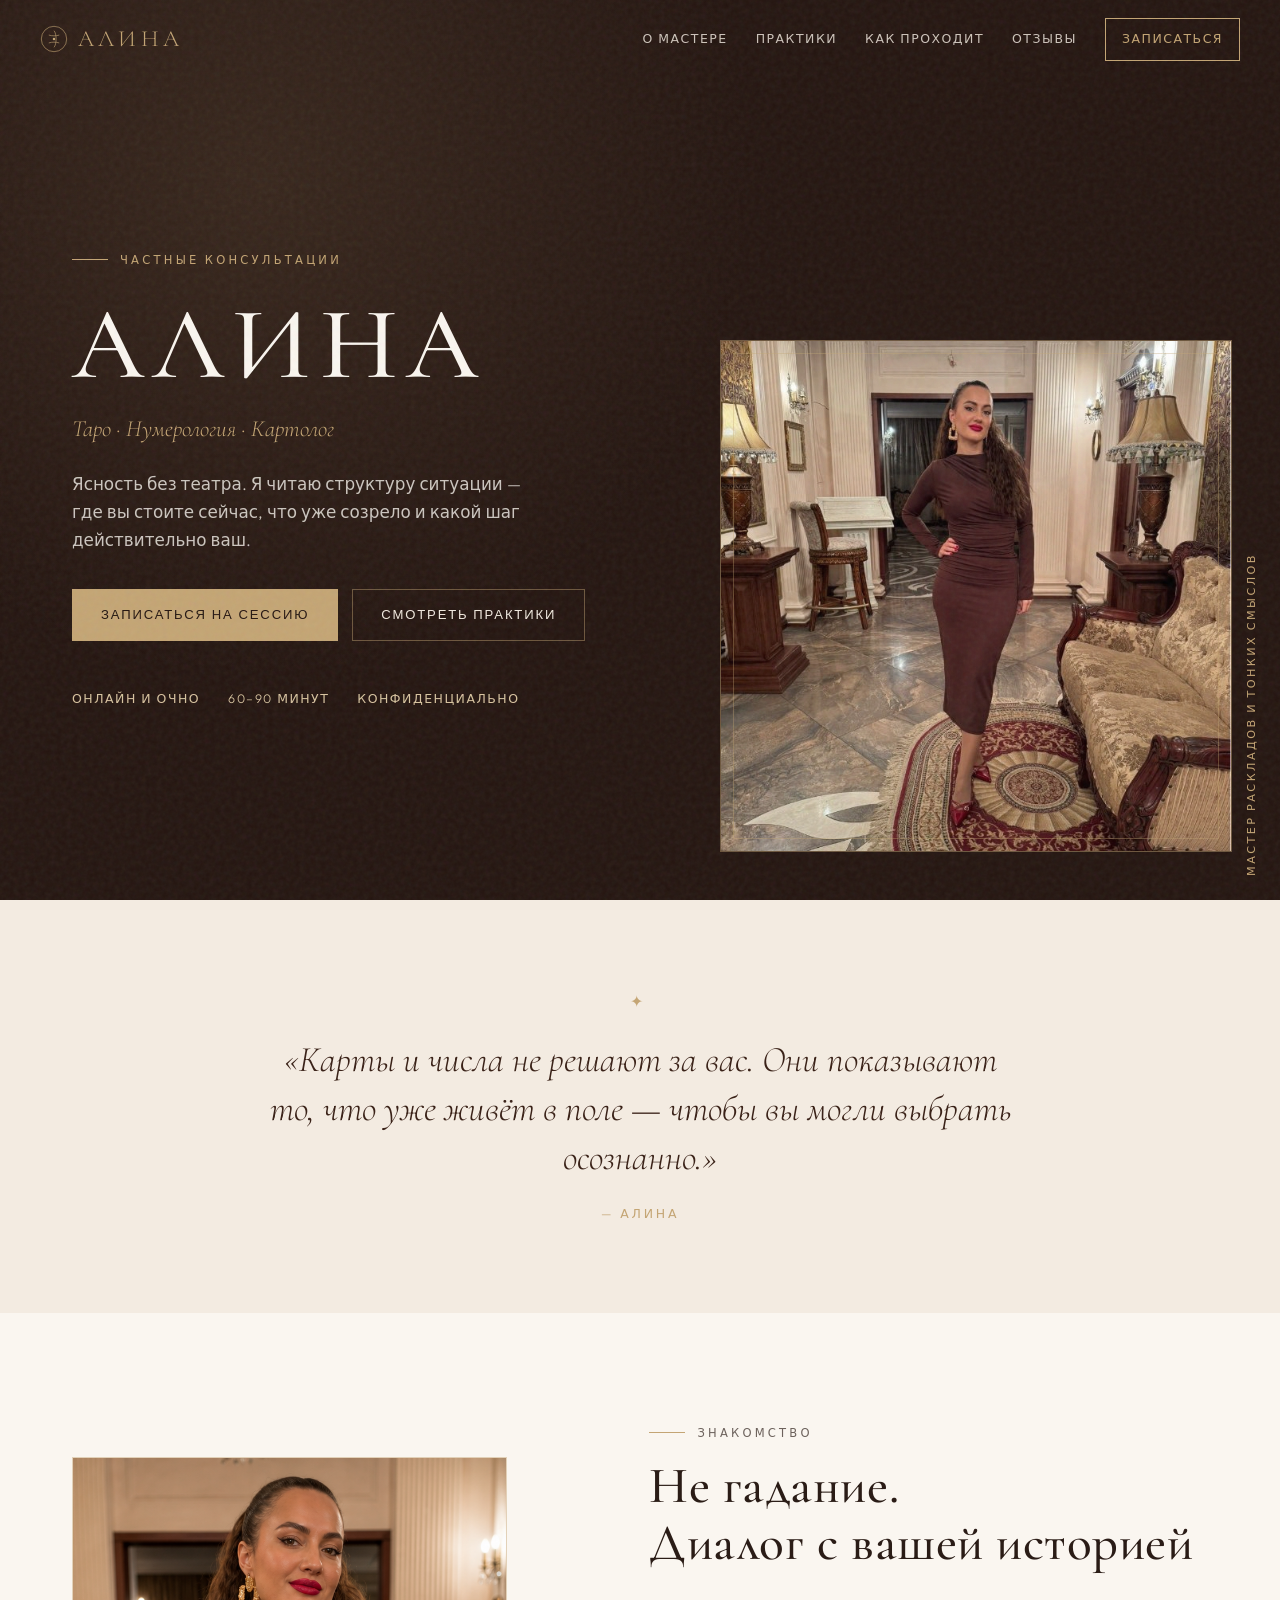
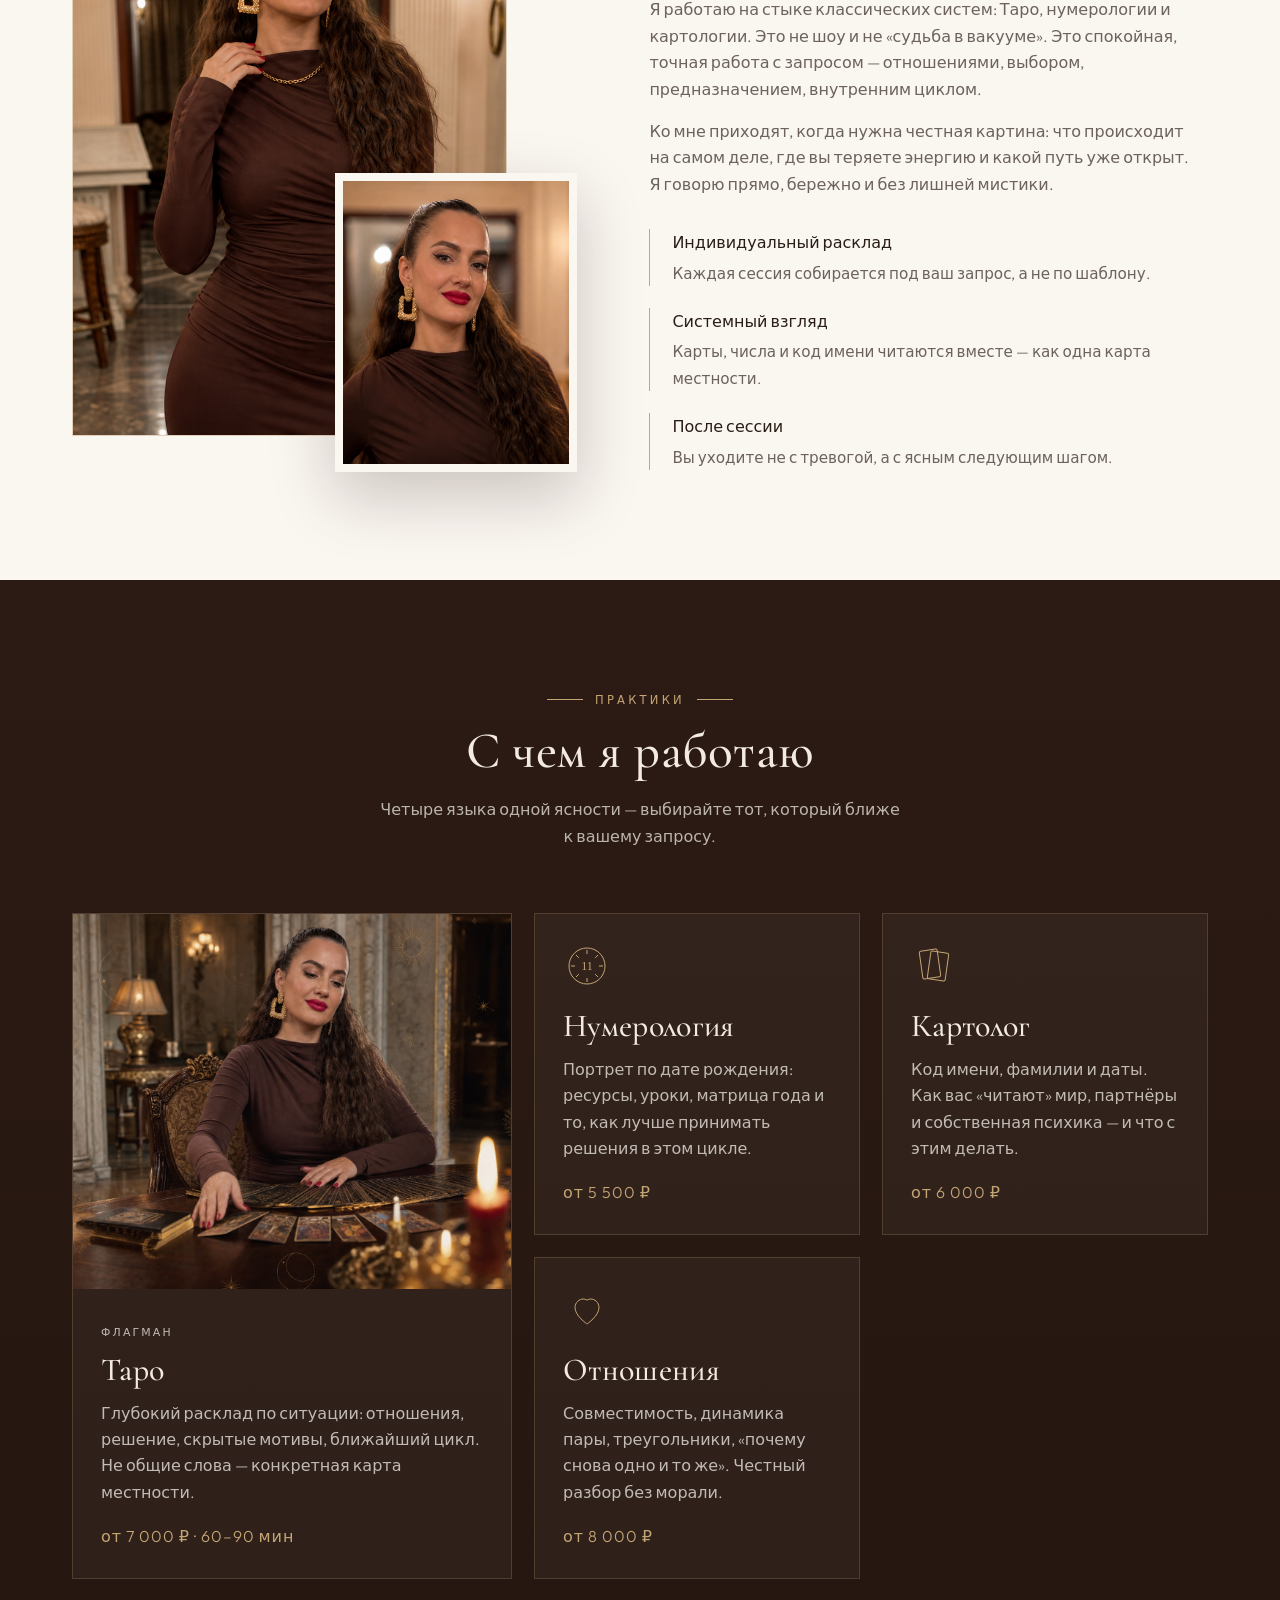
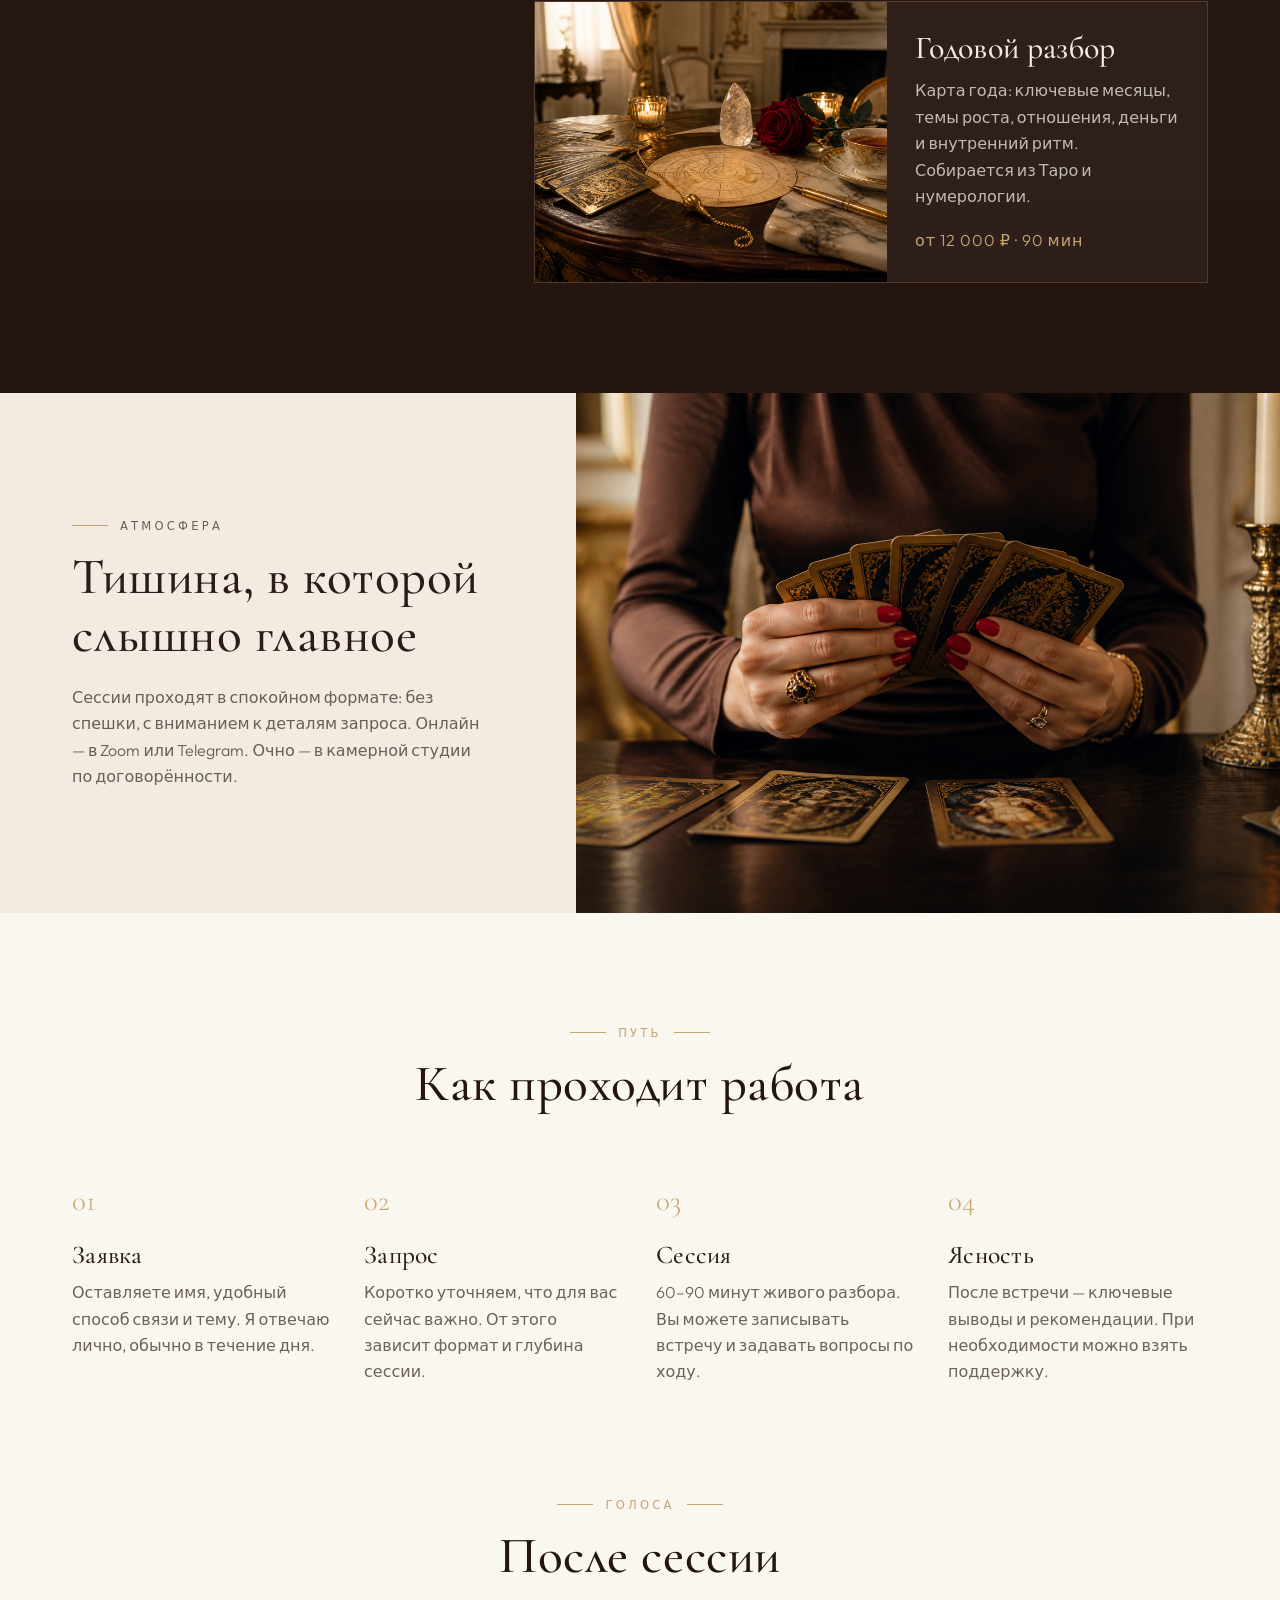
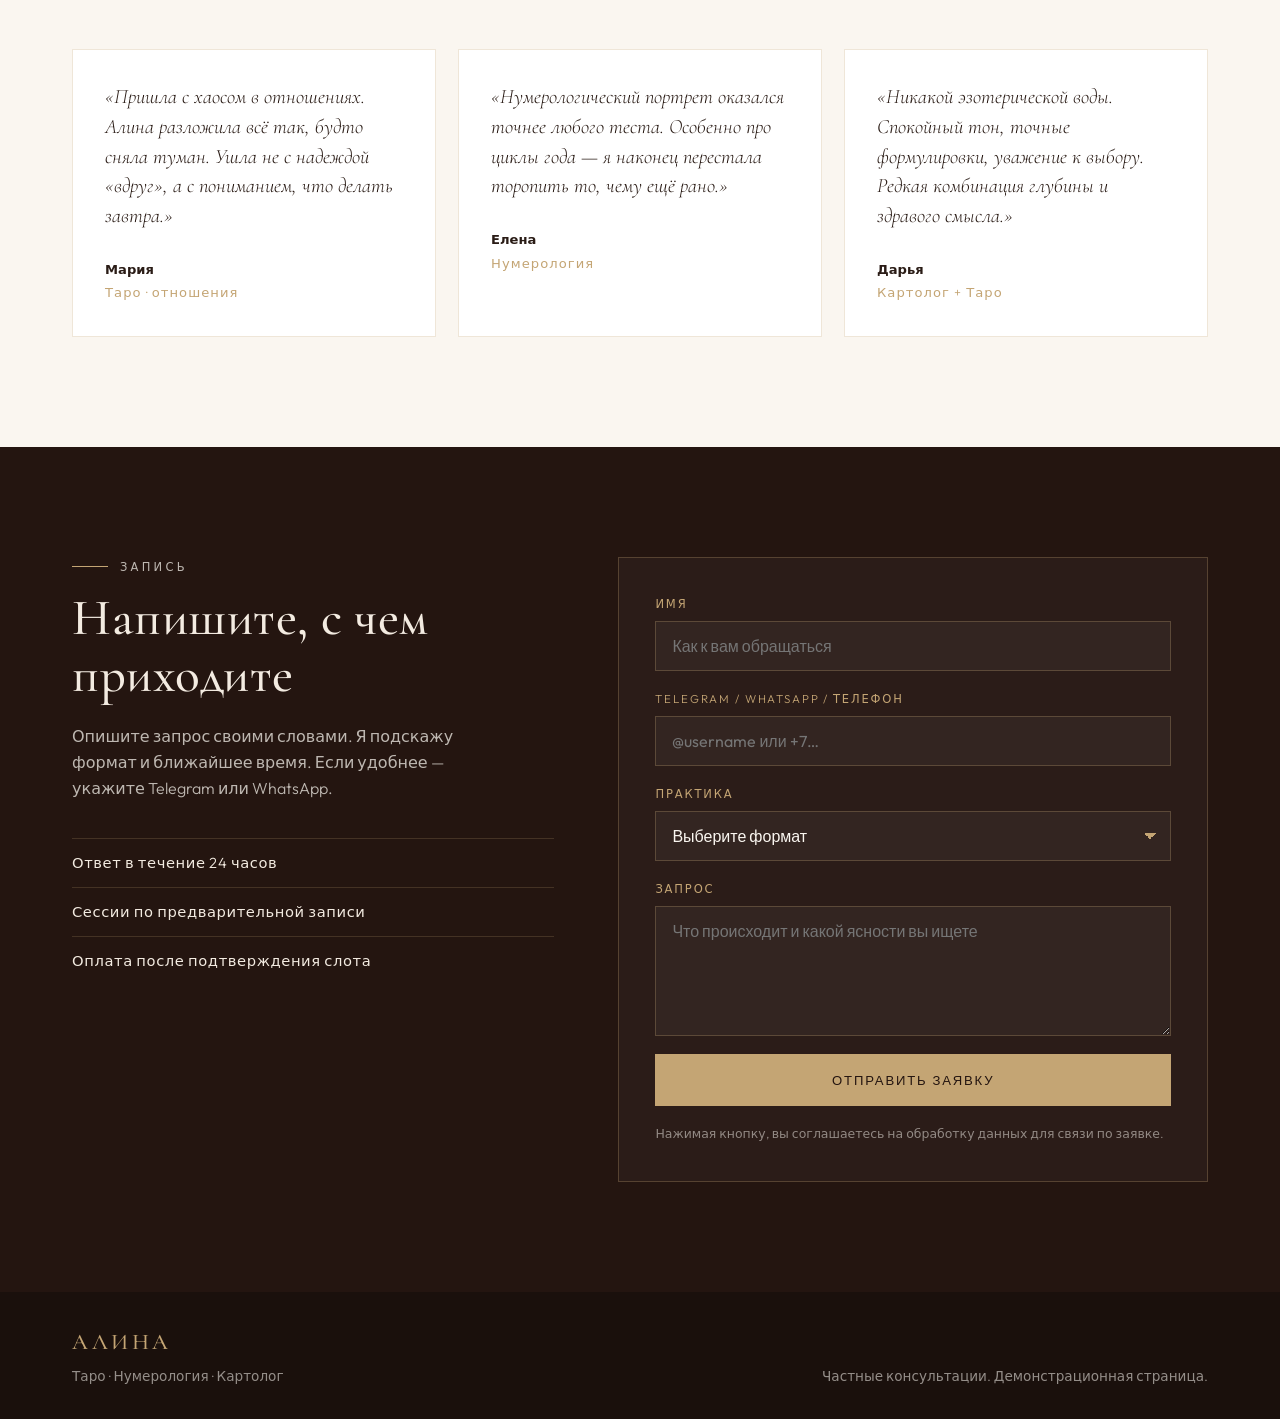
<file: index.html>
<!DOCTYPE html>
<html lang="ru">
<head>
  <meta charset="UTF-8" />
  <meta name="viewport" content="width=device-width, initial-scale=1.0" />
  <title>Алина — таролог, нумеролог, картолог</title>
  <meta name="description" content="Частные консультации Алины: Таро, нумерология и картология. Ясность в отношениях, решениях и предназначении." />
  <link rel="icon" type="image/svg+xml" href="favicon.svg" />
  <link rel="preconnect" href="https://fonts.googleapis.com" />
  <link rel="preconnect" href="https://fonts.gstatic.com" crossorigin />
  <link href="https://fonts.googleapis.com/css2?family=Cormorant+Garamond:ital,wght@0,400;0,500;0,600;0,700;1,400;1,500&family=Outfit:wght@300;400;500;600&display=swap" rel="stylesheet" />
  <link rel="stylesheet" href="styles.css" />
</head>
<body>
  <div class="grain" aria-hidden="true"></div>

  <header class="header" id="header">
    <a class="logo" href="#top">
      <svg class="logo-mark" viewBox="0 0 32 32" aria-hidden="true">
        <circle cx="16" cy="16" r="14.5" fill="none" stroke="currentColor" stroke-width="0.7"/>
        <path d="M16 6.5c3.2 3.4 3.2 15.6 0 19M10 11.5c4 1.2 8 1.2 12 0M10 20.5c4-1.2 8-1.2 12 0" fill="none" stroke="currentColor" stroke-width="0.7"/>
        <circle cx="16" cy="16" r="1.4" fill="currentColor"/>
      </svg>
      <span>Алина</span>
    </a>
    <nav class="nav" id="nav">
      <a href="#about">О мастере</a>
      <a href="#services">Практики</a>
      <a href="#process">Как проходит</a>
      <a href="#reviews">Отзывы</a>
      <a href="#contact" class="nav-cta">Записаться</a>
    </nav>
    <button class="menu-btn" id="menuBtn" aria-label="Открыть меню" aria-expanded="false">
      <span></span><span></span>
    </button>
  </header>

  <main id="top">
    <section class="hero">
      <div class="hero-copy">
        <p class="eyebrow">
          <span class="line"></span>
          Частные консультации
        </p>
        <h1>Алина</h1>
        <p class="hero-lead">Таро · Нумерология · Картолог</p>
        <p class="hero-text">
          Ясность без театра. Я читаю структуру ситуации — где вы стоите сейчас,
          что уже созрело и какой шаг действительно ваш.
        </p>
        <div class="hero-actions">
          <a class="btn btn-gold" href="#contact">Записаться на сессию</a>
          <a class="btn btn-ghost" href="#services">Смотреть практики</a>
        </div>
        <ul class="hero-meta">
          <li>Онлайн и очно</li>
          <li>60–90 минут</li>
          <li>Конфиденциально</li>
        </ul>
      </div>
      <div class="hero-visual">
        <div class="hero-frame">
          <img src="images/alina-hero.png" alt="Алина — таролог и нумеролог" />
          <div class="hero-gold-edge"></div>
        </div>
        <p class="hero-caption">Мастер раскладов и тонких смыслов</p>
      </div>
    </section>

    <section class="quote-band">
      <div class="ornament" aria-hidden="true">✦</div>
      <blockquote>
        «Карты и числа не решают за вас. Они показывают то, что уже живёт в поле —
        чтобы вы могли выбрать осознанно.»
      </blockquote>
      <cite>— Алина</cite>
    </section>

    <section class="about" id="about">
      <div class="about-media">
        <img src="images/alina-about.jpg" alt="Алина в студии" />
        <div class="about-float">
          <img src="images/alina-portrait.jpg" alt="Портрет Алины" />
        </div>
      </div>
      <div class="about-copy">
        <p class="eyebrow"><span class="line"></span>Знакомство</p>
        <h2>Не гадание.<br />Диалог с вашей историей</h2>
        <p>
          Я работаю на стыке классических систем: Таро, нумерологии и картологии.
          Это не шоу и не «судьба в вакууме». Это спокойная, точная работа с запросом —
          отношениями, выбором, предназначением, внутренним циклом.
        </p>
        <p>
          Ко мне приходят, когда нужна честная картина: что происходит на самом деле,
          где вы теряете энергию и какой путь уже открыт. Я говорю прямо,
          бережно и без лишней мистики.
        </p>
        <ul class="about-points">
          <li>
            <strong>Индивидуальный расклад</strong>
            <span>Каждая сессия собирается под ваш запрос, а не по шаблону.</span>
          </li>
          <li>
            <strong>Системный взгляд</strong>
            <span>Карты, числа и код имени читаются вместе — как одна карта местности.</span>
          </li>
          <li>
            <strong>После сессии</strong>
            <span>Вы уходите не с тревогой, а с ясным следующим шагом.</span>
          </li>
        </ul>
      </div>
    </section>

    <section class="services" id="services">
      <div class="section-head">
        <p class="eyebrow center"><span class="line"></span>Практики<span class="line"></span></p>
        <h2>С чем я работаю</h2>
        <p class="section-lead">Четыре языка одной ясности — выбирайте тот, который ближе к вашему запросу.</p>
      </div>
      <div class="service-grid">
        <article class="service-card featured">
          <img src="images/alina-tarot.jpg" alt="Алина за раскладом Таро" />
          <div class="service-body">
            <p class="service-tag">Флагман</p>
            <h3>Таро</h3>
            <p>Глубокий расклад по ситуации: отношения, решение, скрытые мотивы, ближайший цикл. Не общие слова — конкретная карта местности.</p>
            <p class="price">от 7 000 ₽ · 60–90 мин</p>
          </div>
        </article>
        <article class="service-card">
          <div class="service-icon" aria-hidden="true">
            <svg viewBox="0 0 48 48"><circle cx="24" cy="24" r="18" fill="none" stroke="currentColor" stroke-width="1"/><path d="M24 8v4M24 36v4M8 24h4M36 24h4M13 13l2.8 2.8M32.2 32.2 35 35M13 35l2.8-2.8M32.2 15.8 35 13" fill="none" stroke="currentColor" stroke-width="1"/><text x="24" y="28" text-anchor="middle" font-size="12" fill="currentColor" font-family="serif">11</text></svg>
          </div>
          <h3>Нумерология</h3>
          <p>Портрет по дате рождения: ресурсы, уроки, матрица года и то, как лучше принимать решения в этом цикле.</p>
          <p class="price">от 5 500 ₽</p>
        </article>
        <article class="service-card">
          <div class="service-icon" aria-hidden="true">
            <svg viewBox="0 0 48 48"><rect x="10" y="8" width="18" height="28" rx="1.5" fill="none" stroke="currentColor" stroke-width="1" transform="rotate(-8 19 22)"/><rect x="18" y="10" width="18" height="28" rx="1.5" fill="none" stroke="currentColor" stroke-width="1" transform="rotate(8 27 24)"/></svg>
          </div>
          <h3>Картолог</h3>
          <p>Код имени, фамилии и даты. Как вас «читают» мир, партнёры и собственная психика — и что с этим делать.</p>
          <p class="price">от 6 000 ₽</p>
        </article>
        <article class="service-card">
          <div class="service-icon" aria-hidden="true">
            <svg viewBox="0 0 48 48"><path d="M24 38s-12-8.2-12-16.4C12 16.2 16.5 13 20.2 13c2.3 0 3.8 1.2 3.8 1.2S25.5 13 27.8 13C31.5 13 36 16.2 36 21.6 36 29.8 24 38 24 38z" fill="none" stroke="currentColor" stroke-width="1"/></svg>
          </div>
          <h3>Отношения</h3>
          <p>Совместимость, динамика пары, треугольники, «почему снова одно и то же». Честный разбор без морали.</p>
          <p class="price">от 8 000 ₽</p>
        </article>
        <article class="service-card wide">
          <img src="images/still-life.jpg" alt="Карты, числа и атрибуты консультации" />
          <div class="service-body">
            <h3>Годовой разбор</h3>
            <p>Карта года: ключевые месяцы, темы роста, отношения, деньги и внутренний ритм. Собирается из Таро и нумерологии.</p>
            <p class="price">от 12 000 ₽ · 90 мин</p>
          </div>
        </article>
      </div>
    </section>

    <section class="atmosphere">
      <div class="atmosphere-copy">
        <p class="eyebrow"><span class="line"></span>Атмосфера</p>
        <h2>Тишина, в которой слышно главное</h2>
        <p>Сессии проходят в спокойном формате: без спешки, с вниманием к деталям запроса. Онлайн — в Zoom или Telegram. Очно — в камерной студии по договорённости.</p>
      </div>
      <figure class="atmosphere-photo">
        <img src="images/hands-cards.jpg" alt="Расклад карт на консультации" />
      </figure>
    </section>

    <section class="process" id="process">
      <div class="section-head">
        <p class="eyebrow center"><span class="line"></span>Путь<span class="line"></span></p>
        <h2>Как проходит работа</h2>
      </div>
      <ol class="steps">
        <li>
          <span class="step-num">01</span>
          <h3>Заявка</h3>
          <p>Оставляете имя, удобный способ связи и тему. Я отвечаю лично, обычно в течение дня.</p>
        </li>
        <li>
          <span class="step-num">02</span>
          <h3>Запрос</h3>
          <p>Коротко уточняем, что для вас сейчас важно. От этого зависит формат и глубина сессии.</p>
        </li>
        <li>
          <span class="step-num">03</span>
          <h3>Сессия</h3>
          <p>60–90 минут живого разбора. Вы можете записывать встречу и задавать вопросы по ходу.</p>
        </li>
        <li>
          <span class="step-num">04</span>
          <h3>Ясность</h3>
          <p>После встречи — ключевые выводы и рекомендации. При необходимости можно взять поддержку.</p>
        </li>
      </ol>
    </section>

    <section class="reviews" id="reviews">
      <div class="section-head">
        <p class="eyebrow center"><span class="line"></span>Голоса<span class="line"></span></p>
        <h2>После сессии</h2>
      </div>
      <div class="review-grid">
        <article class="review">
          <p>«Пришла с хаосом в отношениях. Алина разложила всё так, будто сняла туман. Ушла не с надеждой «вдруг», а с пониманием, что делать завтра.»</p>
          <footer>
            <strong>Мария</strong>
            <span>Таро · отношения</span>
          </footer>
        </article>
        <article class="review">
          <p>«Нумерологический портрет оказался точнее любого теста. Особенно про циклы года — я наконец перестала торопить то, чему ещё рано.»</p>
          <footer>
            <strong>Елена</strong>
            <span>Нумерология</span>
          </footer>
        </article>
        <article class="review">
          <p>«Никакой эзотерической воды. Спокойный тон, точные формулировки, уважение к выбору. Редкая комбинация глубины и здравого смысла.»</p>
          <footer>
            <strong>Дарья</strong>
            <span>Картолог + Таро</span>
          </footer>
        </article>
      </div>
    </section>

    <section class="contact" id="contact">
      <div class="contact-intro">
        <p class="eyebrow"><span class="line"></span>Запись</p>
        <h2>Напишите, с чем приходите</h2>
        <p>Опишите запрос своими словами. Я подскажу формат и ближайшее время. Если удобнее — укажите Telegram или WhatsApp.</p>
        <ul class="contact-notes">
          <li>Ответ в течение 24 часов</li>
          <li>Сессии по предварительной записи</li>
          <li>Оплата после подтверждения слота</li>
        </ul>
      </div>
      <form class="form" id="consultForm" name="consult" method="POST" data-netlify="true" netlify-honeypot="bot-field">
        <input type="hidden" name="form-name" value="consult" />
        <p class="hidden">
          <label>Не заполняйте: <input name="bot-field" /></label>
        </p>
        <label>
          <span>Имя</span>
          <input type="text" name="name" required placeholder="Как к вам обращаться" autocomplete="name" />
        </label>
        <label>
          <span>Telegram / WhatsApp / телефон</span>
          <input type="text" name="contact" required placeholder="@username или +7…" autocomplete="tel" />
        </label>
        <label>
          <span>Практика</span>
          <select name="practice" required>
            <option value="" disabled selected>Выберите формат</option>
            <option>Таро</option>
            <option>Нумерология</option>
            <option>Картолог</option>
            <option>Отношения</option>
            <option>Годовой разбор</option>
            <option>Пока не знаю — нужна рекомендация</option>
          </select>
        </label>
        <label>
          <span>Запрос</span>
          <textarea name="message" rows="5" required placeholder="Что происходит и какой ясности вы ищете"></textarea>
        </label>
        <button class="btn btn-gold btn-full" type="submit">Отправить заявку</button>
        <p class="form-note">Нажимая кнопку, вы соглашаетесь на обработку данных для связи по заявке.</p>
        <div class="form-success" id="formSuccess" hidden>
          <p>Заявка принята. Алина свяжется с вами в ближайшее время.</p>
        </div>
      </form>
    </section>
  </main>

  <footer class="footer">
    <div class="footer-brand">
      <strong>Алина</strong>
      <span>Таро · Нумерология · Картолог</span>
    </div>
    <p>Частные консультации. Демонстрационная страница.</p>
  </footer>

  <script src="script.js"></script>
</body>
</html>
</file>
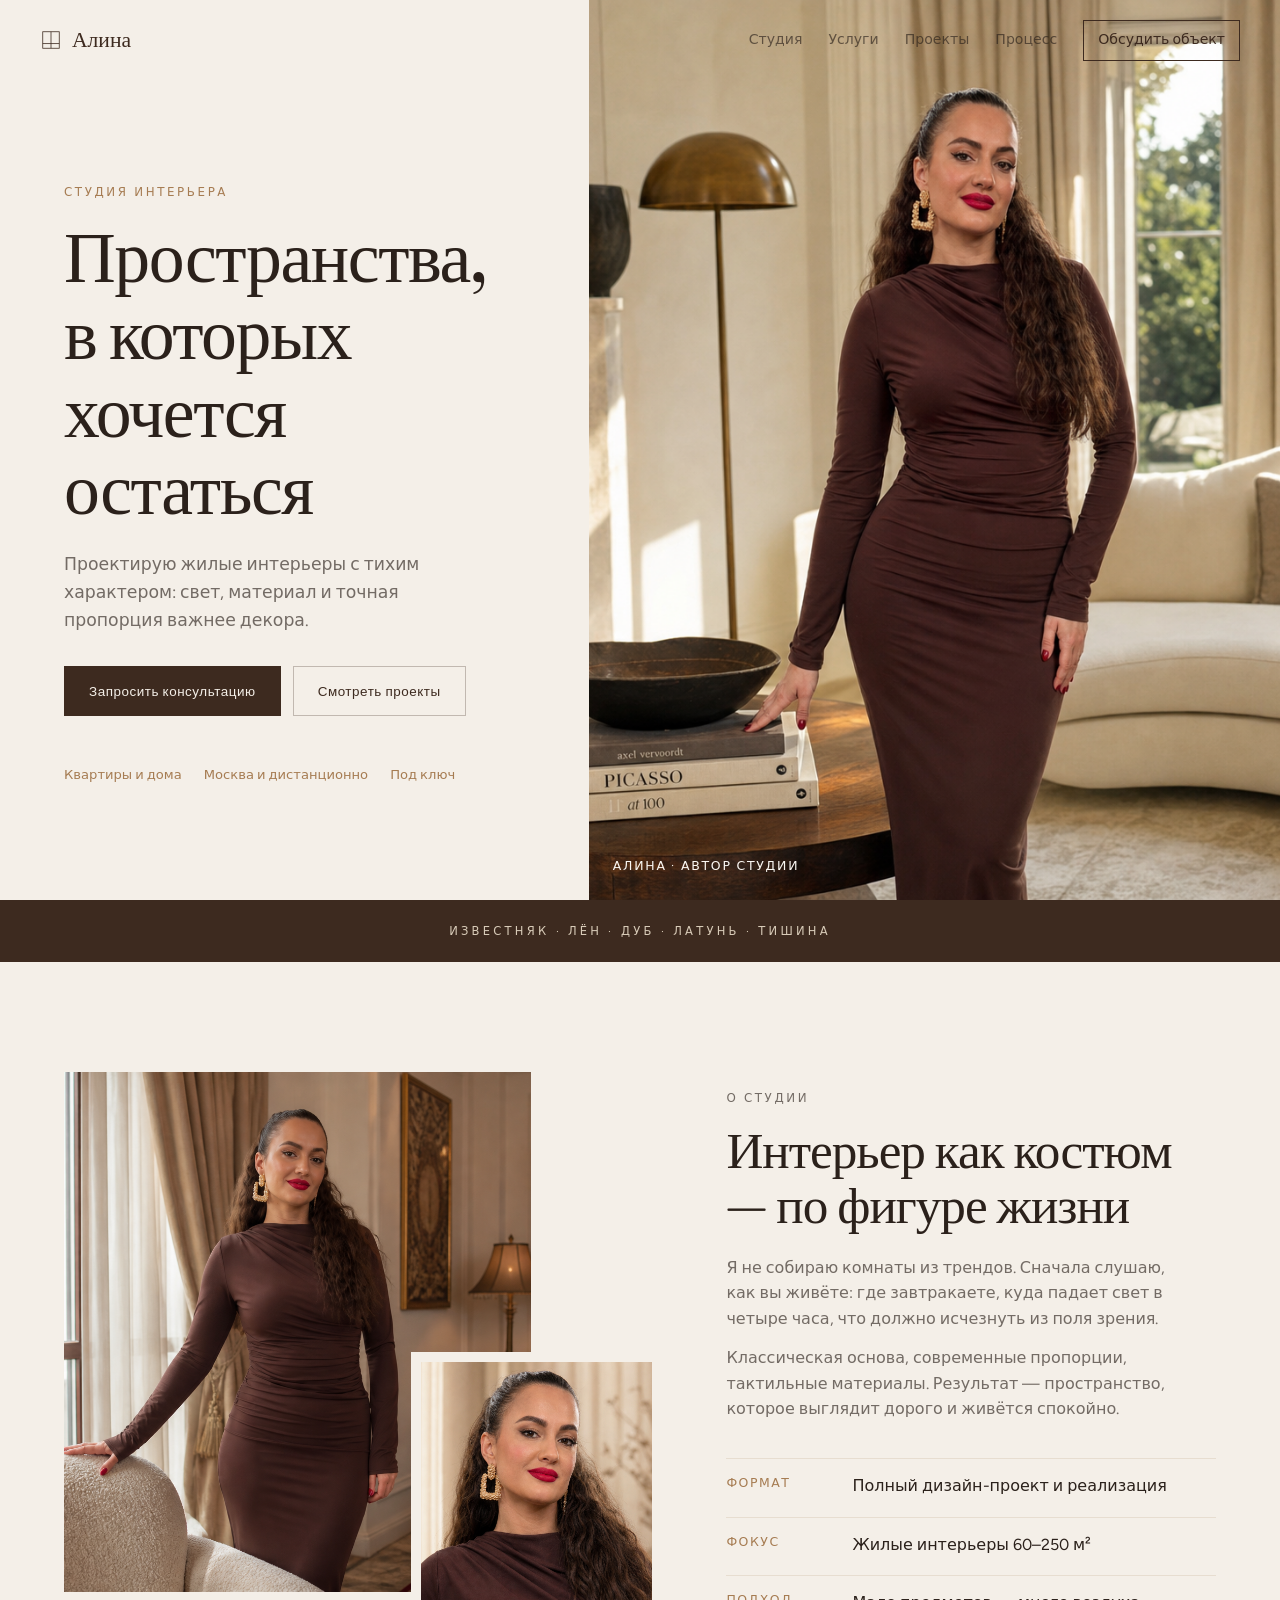
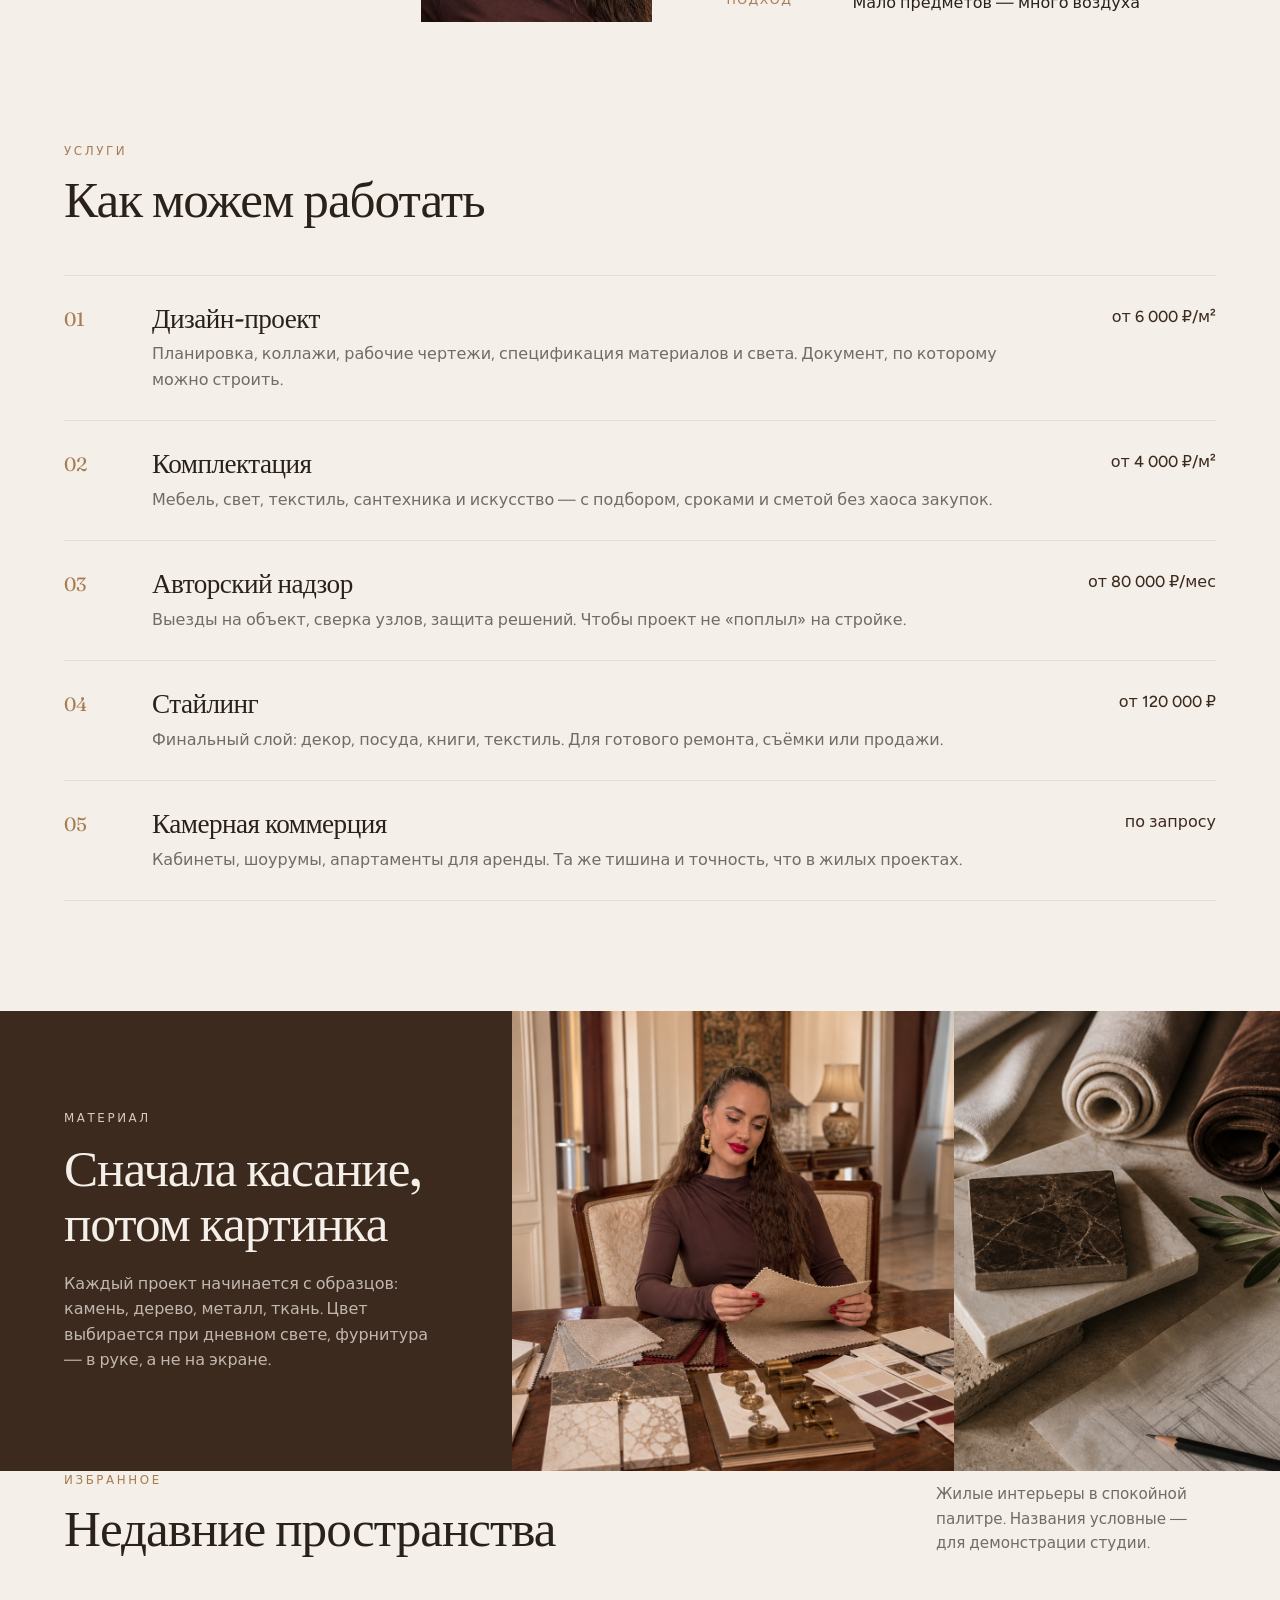
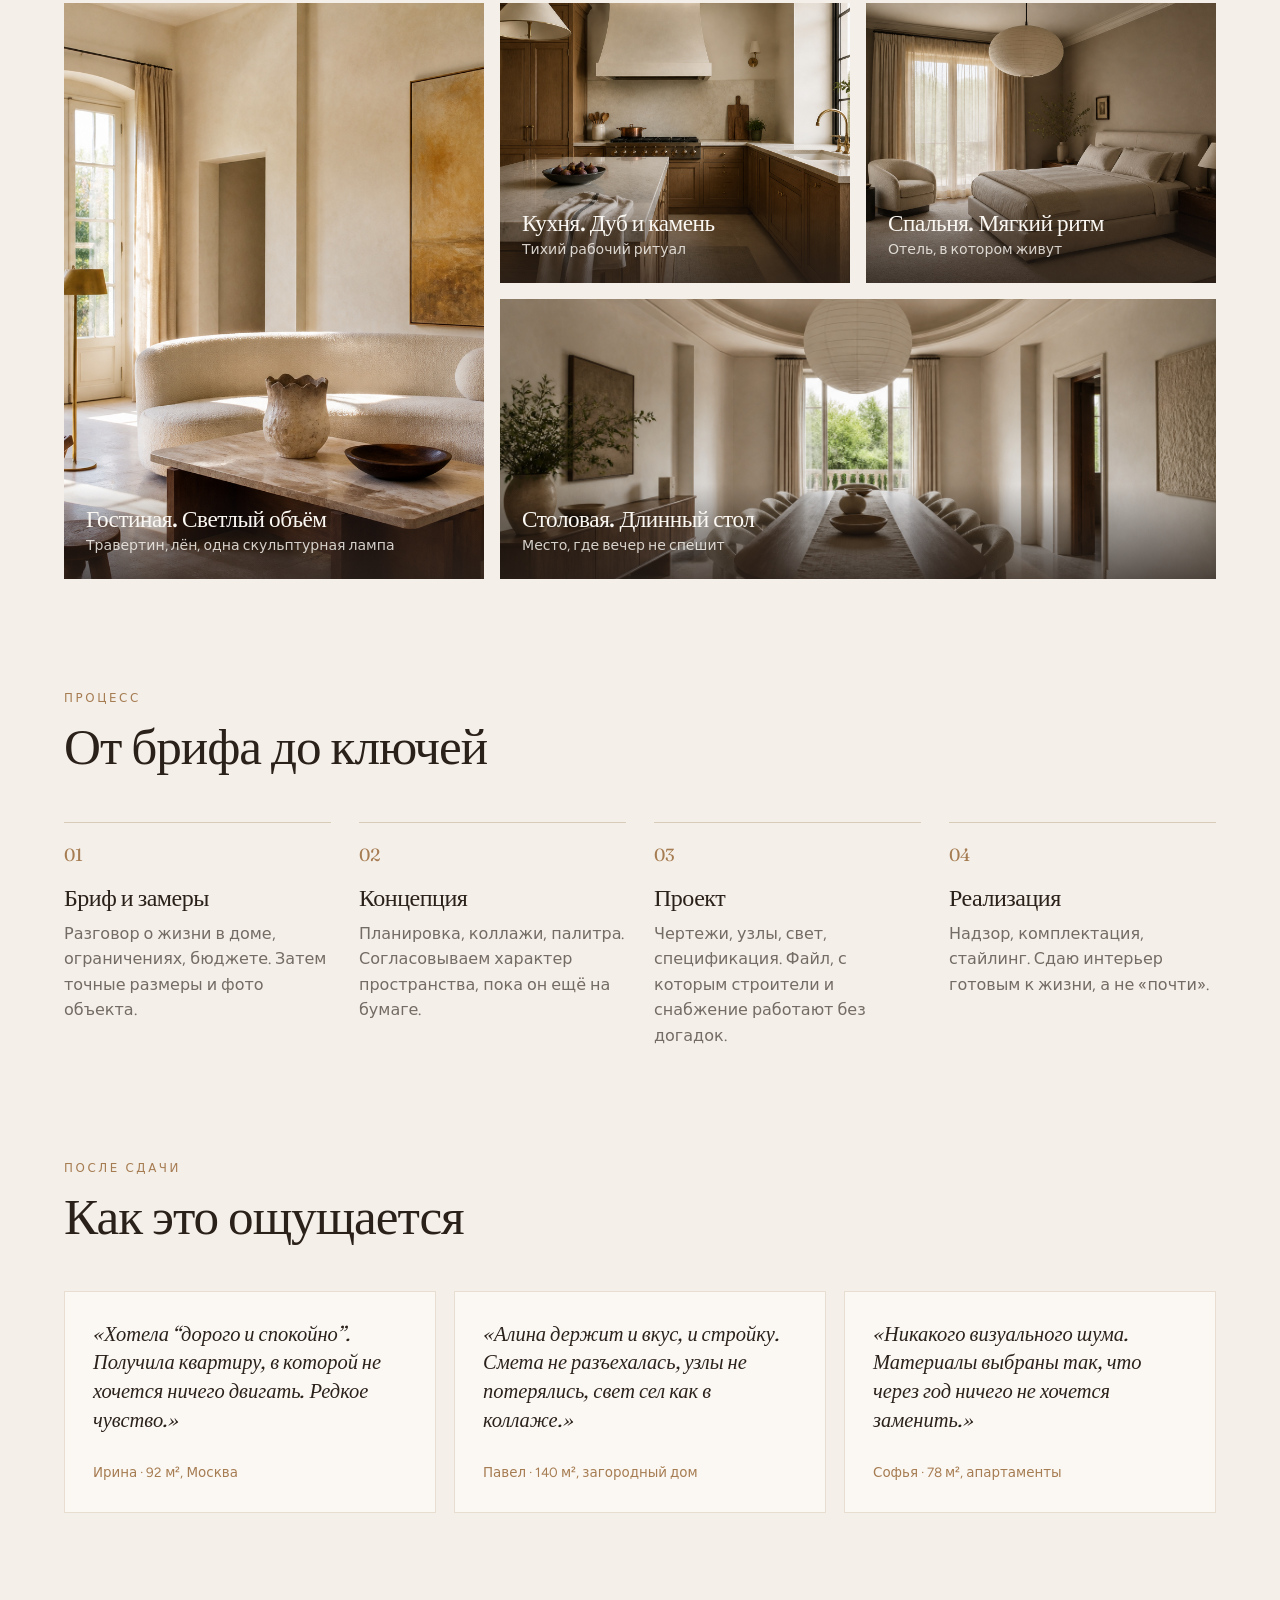
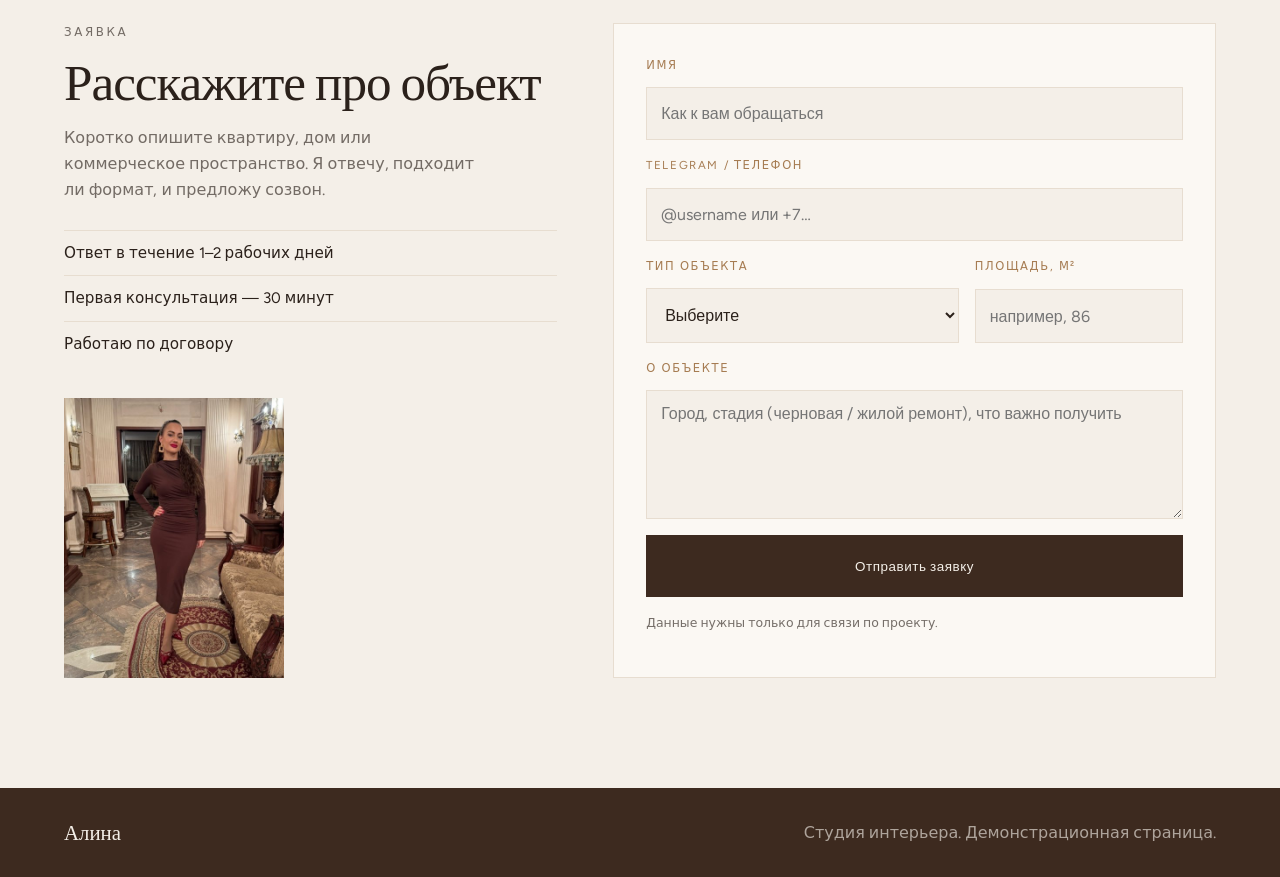
<file: interior/index.html>
<!DOCTYPE html>
<html lang="ru">
<head>
  <meta charset="UTF-8" />
  <meta name="viewport" content="width=device-width, initial-scale=1.0" />
  <title>Алина — студия интерьера</title>
  <meta name="description" content="Дизайн жилых и камерных коммерческих интерьеров. Полный проект, комплектация и авторский надзор." />
  <link rel="icon" type="image/svg+xml" href="favicon.svg" />
  <link rel="preconnect" href="https://fonts.googleapis.com" />
  <link rel="preconnect" href="https://fonts.gstatic.com" crossorigin />
  <link href="https://fonts.googleapis.com/css2?family=Fraunces:ital,opsz,wght@0,9..144,400;0,9..144,500;0,9..144,600;1,9..144,400;1,9..144,500&family=Figtree:wght@300;400;500;600&display=swap" rel="stylesheet" />
  <link rel="stylesheet" href="styles.css" />
</head>
<body>
  <header class="header" id="header">
    <a class="logo" href="#top">
      <svg viewBox="0 0 28 28" aria-hidden="true">
        <rect x="3.5" y="3.5" width="21" height="21" fill="none" stroke="currentColor" stroke-width="1"/>
        <path d="M3.5 18.5h21M14 3.5v21" fill="none" stroke="currentColor" stroke-width="1"/>
      </svg>
      <span>Алина</span>
    </a>
    <nav class="nav" id="nav">
      <a href="#studio">Студия</a>
      <a href="#services">Услуги</a>
      <a href="#projects">Проекты</a>
      <a href="#process">Процесс</a>
      <a href="#contact" class="nav-cta">Обсудить объект</a>
    </nav>
    <button class="menu-btn" id="menuBtn" aria-label="Открыть меню" aria-expanded="false">
      <span></span><span></span>
    </button>
  </header>

  <main id="top">
    <section class="hero">
      <div class="hero-copy">
        <p class="eyebrow">Студия интерьера</p>
        <h1>Пространства,<br />в которых хочется<br />остаться</h1>
        <p class="hero-text">
          Проектирую жилые интерьеры с тихим характером: свет, материал и точная пропорция важнее декора.
        </p>
        <div class="hero-actions">
          <a class="btn btn-dark" href="#contact">Запросить консультацию</a>
          <a class="btn btn-line" href="#projects">Смотреть проекты</a>
        </div>
        <ul class="hero-meta">
          <li>Квартиры и дома</li>
          <li>Москва и дистанционно</li>
          <li>Под ключ</li>
        </ul>
      </div>
      <figure class="hero-photo">
        <img src="images/alina-interior-hero.jpg" alt="Алина — дизайнер интерьера" />
        <figcaption>Алина · автор студии</figcaption>
      </figure>
    </section>

    <section class="strip">
      <p>Известняк · Лён · Дуб · Латунь · Тишина</p>
    </section>

    <section class="studio" id="studio">
      <div class="studio-photos">
        <img class="studio-main" src="images/alina-in-space.jpg" alt="Алина в завершённом интерьере" />
        <img class="studio-side" src="images/alina-interior-portrait.jpg" alt="Портрет Алины" />
      </div>
      <div class="studio-copy">
        <p class="eyebrow">О студии</p>
        <h2>Интерьер как костюм — по фигуре жизни</h2>
        <p>
          Я не собираю комнаты из трендов. Сначала слушаю, как вы живёте: где завтракаете,
          куда падает свет в четыре часа, что должно исчезнуть из поля зрения.
        </p>
        <p>
          Классическая основа, современные пропорции, тактильные материалы.
          Результат — пространство, которое выглядит дорого и живётся спокойно.
        </p>
        <dl class="facts">
          <div>
            <dt>Формат</dt>
            <dd>Полный дизайн-проект и реализация</dd>
          </div>
          <div>
            <dt>Фокус</dt>
            <dd>Жилые интерьеры 60–250 м²</dd>
          </div>
          <div>
            <dt>Подход</dt>
            <dd>Мало предметов — много воздуха</dd>
          </div>
        </dl>
      </div>
    </section>

    <section class="services" id="services">
      <div class="section-head">
        <p class="eyebrow">Услуги</p>
        <h2>Как можем работать</h2>
      </div>
      <div class="service-list">
        <article>
          <span>01</span>
          <div>
            <h3>Дизайн-проект</h3>
            <p>Планировка, коллажи, рабочие чертежи, спецификация материалов и света. Документ, по которому можно строить.</p>
          </div>
          <p class="fee">от 6 000 ₽/м²</p>
        </article>
        <article>
          <span>02</span>
          <div>
            <h3>Комплектация</h3>
            <p>Мебель, свет, текстиль, сантехника и искусство — с подбором, сроками и сметой без хаоса закупок.</p>
          </div>
          <p class="fee">от 4 000 ₽/м²</p>
        </article>
        <article>
          <span>03</span>
          <div>
            <h3>Авторский надзор</h3>
            <p>Выезды на объект, сверка узлов, защита решений. Чтобы проект не «поплыл» на стройке.</p>
          </div>
          <p class="fee">от 80 000 ₽/мес</p>
        </article>
        <article>
          <span>04</span>
          <div>
            <h3>Стайлинг</h3>
            <p>Финальный слой: декор, посуда, книги, текстиль. Для готового ремонта, съёмки или продажи.</p>
          </div>
          <p class="fee">от 120 000 ₽</p>
        </article>
        <article>
          <span>05</span>
          <div>
            <h3>Камерная коммерция</h3>
            <p>Кабинеты, шоурумы, апартаменты для аренды. Та же тишина и точность, что в жилых проектах.</p>
          </div>
          <p class="fee">по запросу</p>
        </article>
      </div>
    </section>

    <section class="materials">
      <div class="materials-copy">
        <p class="eyebrow">Материал</p>
        <h2>Сначала касание, потом картинка</h2>
        <p>Каждый проект начинается с образцов: камень, дерево, металл, ткань. Цвет выбирается при дневном свете, фурнитура — в руке, а не на экране.</p>
      </div>
      <div class="materials-photos">
        <img src="images/alina-materials.jpg" alt="Алина подбирает ткани и образцы" />
        <img src="images/materials-still.jpg" alt="Образцы камня, латуни и льна" />
      </div>
    </section>

    <section class="projects" id="projects">
      <div class="section-head spread">
        <div>
          <p class="eyebrow">Избранное</p>
          <h2>Недавние пространства</h2>
        </div>
        <p class="section-note">Жилые интерьеры в спокойной палитре. Названия условные — для демонстрации студии.</p>
      </div>
      <div class="project-grid">
        <article class="project tall">
          <img src="images/project-living.jpg" alt="Гостиная с изогнутым диваном" />
          <div>
            <h3>Гостиная. Светлый объём</h3>
            <p>Травертин, лён, одна скульптурная лампа</p>
          </div>
        </article>
        <article class="project">
          <img src="images/project-kitchen.jpg" alt="Кухня из дуба и камня" />
          <div>
            <h3>Кухня. Дуб и камень</h3>
            <p>Тихий рабочий ритуал</p>
          </div>
        </article>
        <article class="project">
          <img src="images/project-bedroom.jpg" alt="Спальня в мягких нейтральных тонах" />
          <div>
            <h3>Спальня. Мягкий ритм</h3>
            <p>Отель, в котором живут</p>
          </div>
        </article>
        <article class="project wide">
          <img src="images/project-dining.jpg" alt="Столовая с длинным столом из ореха" />
          <div>
            <h3>Столовая. Длинный стол</h3>
            <p>Место, где вечер не спешит</p>
          </div>
        </article>
      </div>
    </section>

    <section class="process" id="process">
      <div class="section-head">
        <p class="eyebrow">Процесс</p>
        <h2>От брифа до ключей</h2>
      </div>
      <ol class="steps">
        <li>
          <h3>Бриф и замеры</h3>
          <p>Разговор о жизни в доме, ограничениях, бюджете. Затем точные размеры и фото объекта.</p>
        </li>
        <li>
          <h3>Концепция</h3>
          <p>Планировка, коллажи, палитра. Согласовываем характер пространства, пока он ещё на бумаге.</p>
        </li>
        <li>
          <h3>Проект</h3>
          <p>Чертежи, узлы, свет, спецификация. Файл, с которым строители и снабжение работают без догадок.</p>
        </li>
        <li>
          <h3>Реализация</h3>
          <p>Надзор, комплектация, стайлинг. Сдаю интерьер готовым к жизни, а не «почти».</p>
        </li>
      </ol>
    </section>

    <section class="reviews">
      <div class="section-head">
        <p class="eyebrow">После сдачи</p>
        <h2>Как это ощущается</h2>
      </div>
      <div class="review-grid">
        <blockquote>
          <p>«Хотела “дорого и спокойно”. Получила квартиру, в которой не хочется ничего двигать. Редкое чувство.»</p>
          <cite>Ирина · 92 м², Москва</cite>
        </blockquote>
        <blockquote>
          <p>«Алина держит и вкус, и стройку. Смета не разъехалась, узлы не потерялись, свет сел как в коллаже.»</p>
          <cite>Павел · 140 м², загородный дом</cite>
        </blockquote>
        <blockquote>
          <p>«Никакого визуального шума. Материалы выбраны так, что через год ничего не хочется заменить.»</p>
          <cite>Софья · 78 м², апартаменты</cite>
        </blockquote>
      </div>
    </section>

    <section class="contact" id="contact">
      <div class="contact-copy">
        <p class="eyebrow">Заявка</p>
        <h2>Расскажите про объект</h2>
        <p>Коротко опишите квартиру, дом или коммерческое пространство. Я отвечу, подходит ли формат, и предложу созвон.</p>
        <ul>
          <li>Ответ в течение 1–2 рабочих дней</li>
          <li>Первая консультация — 30 минут</li>
          <li>Работаю по договору</li>
        </ul>
        <img src="images/alina-classic.png" alt="Алина" />
      </div>
      <form class="form" id="consultForm" name="interior" method="POST" data-netlify="true" netlify-honeypot="bot-field">
        <input type="hidden" name="form-name" value="interior" />
        <p class="hidden">
          <label>Не заполняйте: <input name="bot-field" /></label>
        </p>
        <label>
          <span>Имя</span>
          <input type="text" name="name" required placeholder="Как к вам обращаться" autocomplete="name" />
        </label>
        <label>
          <span>Telegram / телефон</span>
          <input type="text" name="contact" required placeholder="@username или +7…" autocomplete="tel" />
        </label>
        <div class="form-row">
          <label>
            <span>Тип объекта</span>
            <select name="type" required>
              <option value="" disabled selected>Выберите</option>
              <option>Квартира</option>
              <option>Дом</option>
              <option>Апартаменты</option>
              <option>Кабинет / шоурум</option>
              <option>Другое</option>
            </select>
          </label>
          <label>
            <span>Площадь, м²</span>
            <input type="text" name="area" placeholder="например, 86" />
          </label>
        </div>
        <label>
          <span>О объекте</span>
          <textarea name="message" rows="5" required placeholder="Город, стадия (черновая / жилой ремонт), что важно получить"></textarea>
        </label>
        <button class="btn btn-dark btn-full" type="submit">Отправить заявку</button>
        <p class="form-note">Данные нужны только для связи по проекту.</p>
        <div class="form-success" id="formSuccess" hidden>
          <p>Заявка принята. Алина ответит в ближайшие рабочие дни.</p>
        </div>
      </form>
    </section>
  </main>

  <footer class="footer">
    <strong>Алина</strong>
    <p>Студия интерьера. Демонстрационная страница.</p>
  </footer>

  <script src="script.js"></script>
</body>
</html>
</file>
<file: styles.css>
:root {
  --espresso: #241510;
  --chocolate: #3a2218;
  --brown: #5a3828;
  --cream: #f3ebe1;
  --ivory: #faf6f0;
  --gold: #c4a574;
  --gold-soft: #d8c4a0;
  --ruby: #9b2335;
  --ink: #2a1c16;
  --muted: rgba(42, 28, 22, 0.68);
  --line: rgba(196, 165, 116, 0.45);
  --shadow: 0 24px 60px rgba(36, 21, 16, 0.22);
  --radius: 2px;
}

*,
*::before,
*::after {
  box-sizing: border-box;
  margin: 0;
  padding: 0;
}

html {
  scroll-behavior: smooth;
}

body {
  font-family: Outfit, system-ui, sans-serif;
  font-weight: 300;
  color: var(--ink);
  background: var(--ivory);
  line-height: 1.65;
  overflow-x: hidden;
}

img {
  max-width: 100%;
  display: block;
}

a {
  color: inherit;
  text-decoration: none;
}

h1,
h2,
h3 {
  font-family: "Cormorant Garamond", Georgia, serif;
  font-weight: 500;
  line-height: 1.12;
  letter-spacing: 0.01em;
}

.grain {
  pointer-events: none;
  position: fixed;
  inset: 0;
  z-index: 80;
  opacity: 0.07;
  background-image: url("data:image/svg+xml,%3Csvg viewBox='0 0 200 200' xmlns='http://www.w3.org/2000/svg'%3E%3Cfilter id='n'%3E%3CfeTurbulence type='fractalNoise' baseFrequency='.85' numOctaves='4' stitchTiles='stitch'/%3E%3C/filter%3E%3Crect width='100%25' height='100%25' filter='url(%23n)'/%3E%3C/svg%3E");
}

.eyebrow {
  display: flex;
  align-items: center;
  gap: 12px;
  font-size: 0.72rem;
  letter-spacing: 0.28em;
  text-transform: uppercase;
  color: var(--gold);
  font-weight: 500;
}

.eyebrow.center {
  justify-content: center;
}

.eyebrow .line {
  width: 36px;
  height: 1px;
  background: var(--gold);
}

.btn {
  display: inline-flex;
  align-items: center;
  justify-content: center;
  min-height: 52px;
  padding: 0 28px;
  border: 1px solid transparent;
  font-family: Outfit, sans-serif;
  font-size: 0.82rem;
  font-weight: 500;
  letter-spacing: 0.14em;
  text-transform: uppercase;
  cursor: pointer;
  transition: 0.25s ease;
}

.btn-gold {
  background: var(--gold);
  color: var(--espresso);
}

.btn-gold:hover {
  background: var(--gold-soft);
}

.btn-ghost {
  background: transparent;
  border-color: var(--line);
  color: var(--cream);
}

.btn-ghost:hover {
  border-color: var(--gold);
  color: var(--gold);
}

.btn-full {
  width: 100%;
}

.header {
  position: fixed;
  top: 0;
  left: 0;
  right: 0;
  z-index: 50;
  display: flex;
  align-items: center;
  justify-content: space-between;
  padding: 18px 40px;
  transition: background 0.3s ease, backdrop-filter 0.3s ease;
}

.header.scrolled {
  background: rgba(36, 21, 16, 0.92);
  backdrop-filter: blur(16px);
  border-bottom: 1px solid rgba(196, 165, 116, 0.18);
}

.logo {
  display: flex;
  align-items: center;
  gap: 10px;
  color: var(--gold);
  font-family: "Cormorant Garamond", serif;
  font-size: 1.45rem;
  letter-spacing: 0.18em;
  text-transform: uppercase;
}

.logo-mark {
  width: 28px;
  height: 28px;
}

.nav {
  display: flex;
  align-items: center;
  gap: 28px;
}

.nav a {
  color: var(--cream);
  font-size: 0.78rem;
  letter-spacing: 0.12em;
  text-transform: uppercase;
  opacity: 0.82;
}

.nav a:hover {
  opacity: 1;
  color: var(--gold);
}

.nav-cta {
  padding: 10px 16px;
  border: 1px solid var(--gold);
  color: var(--gold) !important;
  opacity: 1 !important;
}

.menu-btn {
  display: none;
  width: 42px;
  height: 42px;
  background: none;
  border: 0;
  cursor: pointer;
}

.menu-btn span {
  display: block;
  width: 22px;
  height: 1px;
  margin: 6px auto;
  background: var(--gold);
}

.hero {
  min-height: 100vh;
  display: grid;
  grid-template-columns: 1.05fr 0.95fr;
  background:
    radial-gradient(circle at 20% 20%, rgba(196, 165, 116, 0.12), transparent 40%),
    var(--espresso);
  color: var(--cream);
}

.hero-copy {
  display: flex;
  flex-direction: column;
  justify-content: center;
  padding: 140px 72px 80px;
}

.hero h1 {
  margin: 18px 0 8px;
  font-size: clamp(4.2rem, 8vw, 7.4rem);
  font-weight: 500;
  letter-spacing: 0.08em;
  text-transform: uppercase;
  color: var(--ivory);
}

.hero-lead {
  font-family: "Cormorant Garamond", serif;
  font-size: 1.45rem;
  font-style: italic;
  color: var(--gold);
  margin-bottom: 22px;
}

.hero-text {
  max-width: 460px;
  color: rgba(250, 246, 240, 0.78);
  font-size: 1.05rem;
  margin-bottom: 36px;
}

.hero-actions {
  display: flex;
  flex-wrap: wrap;
  gap: 14px;
  margin-bottom: 48px;
}

.hero-meta {
  display: flex;
  gap: 28px;
  list-style: none;
  font-size: 0.78rem;
  letter-spacing: 0.12em;
  text-transform: uppercase;
  color: var(--gold-soft);
}

.hero-visual {
  position: relative;
  display: flex;
  align-items: flex-end;
  justify-content: center;
  padding: 90px 48px 48px;
}

.hero-frame {
  position: relative;
  max-height: calc(100vh - 140px);
  overflow: hidden;
  border: 1px solid var(--line);
}

.hero-frame img {
  width: 100%;
  height: 100%;
  max-height: calc(100vh - 140px);
  object-fit: cover;
  object-position: center top;
}

.hero-gold-edge {
  position: absolute;
  inset: 12px;
  border: 1px solid rgba(196, 165, 116, 0.35);
  pointer-events: none;
}

.hero-caption {
  position: absolute;
  right: 20px;
  bottom: 24px;
  writing-mode: vertical-rl;
  transform: rotate(180deg);
  font-size: 0.7rem;
  letter-spacing: 0.22em;
  text-transform: uppercase;
  color: var(--gold);
}

.quote-band {
  padding: 88px 24px;
  text-align: center;
  background: var(--cream);
}

.ornament {
  color: var(--gold);
  letter-spacing: 0.4em;
  margin-bottom: 22px;
}

.quote-band blockquote {
  max-width: 760px;
  margin: 0 auto;
  font-family: "Cormorant Garamond", serif;
  font-size: clamp(1.6rem, 3vw, 2.25rem);
  font-style: italic;
  line-height: 1.35;
  color: var(--chocolate);
}

.quote-band cite {
  display: block;
  margin-top: 22px;
  font-style: normal;
  font-size: 0.78rem;
  letter-spacing: 0.22em;
  text-transform: uppercase;
  color: var(--gold);
}

.about {
  display: grid;
  grid-template-columns: 0.95fr 1.05fr;
  gap: 72px;
  padding: 110px 72px;
  background: var(--ivory);
  align-items: center;
}

.about-media {
  position: relative;
}

.about-media > img {
  width: 86%;
  aspect-ratio: 3 / 4;
  object-fit: cover;
  border: 1px solid var(--line);
}

.about-float {
  position: absolute;
  right: 0;
  bottom: -36px;
  width: 48%;
  border: 8px solid var(--ivory);
  box-shadow: var(--shadow);
}

.about-float img {
  width: 100%;
  aspect-ratio: 4 / 5;
  object-fit: cover;
}

.about-copy h2 {
  margin: 14px 0 24px;
  font-size: clamp(2.4rem, 4vw, 3.6rem);
}

.about-copy p {
  margin-bottom: 16px;
  color: var(--muted);
  max-width: 540px;
}

.about-points {
  list-style: none;
  margin-top: 32px;
  display: grid;
  gap: 22px;
}

.about-points li {
  padding-left: 22px;
  border-left: 1px solid var(--gold);
}

.about-points strong {
  display: block;
  font-weight: 500;
  margin-bottom: 4px;
}

.about-points span {
  color: var(--muted);
  font-size: 0.95rem;
}

.services {
  padding: 110px 72px;
  background:
    linear-gradient(180deg, #2c1b14 0%, var(--espresso) 100%);
  color: var(--cream);
}

.section-head {
  text-align: center;
  margin-bottom: 64px;
}

.section-head h2 {
  margin: 14px 0 16px;
  font-size: clamp(2.5rem, 4vw, 3.8rem);
}

.section-lead {
  max-width: 520px;
  margin: 0 auto;
  color: rgba(250, 246, 240, 0.7);
}

.service-grid {
  display: grid;
  grid-template-columns: 1.35fr 1fr 1fr;
  grid-template-rows: auto auto;
  gap: 22px;
}

.service-card {
  background: rgba(250, 246, 240, 0.04);
  border: 1px solid rgba(196, 165, 116, 0.22);
  padding: 28px;
}

.service-card.featured {
  grid-row: span 2;
  padding: 0;
  display: flex;
  flex-direction: column;
}

.service-card.featured img,
.service-card.wide img {
  width: 100%;
  height: 280px;
  object-fit: cover;
}

.service-card.featured img {
  height: 58%;
  min-height: 320px;
}

.service-card.wide {
  grid-column: 2 / 4;
  display: grid;
  grid-template-columns: 1.1fr 1fr;
  padding: 0;
  overflow: hidden;
}

.service-body {
  padding: 28px;
}

.service-tag {
  display: inline-block;
  margin-bottom: 10px;
  font-size: 0.68rem;
  letter-spacing: 0.2em;
  text-transform: uppercase;
  color: var(--ruby);
}

.service-card h3 {
  font-size: 2rem;
  margin-bottom: 12px;
}

.service-card p {
  color: rgba(250, 246, 240, 0.72);
}

.price {
  margin-top: 18px !important;
  color: var(--gold) !important;
  letter-spacing: 0.06em;
}

.service-icon {
  width: 48px;
  height: 48px;
  color: var(--gold);
  margin-bottom: 18px;
}

.atmosphere {
  display: grid;
  grid-template-columns: 0.9fr 1.1fr;
  min-height: 520px;
  background: var(--cream);
}

.atmosphere-copy {
  display: flex;
  flex-direction: column;
  justify-content: center;
  padding: 80px 72px;
}

.atmosphere-copy h2 {
  margin: 14px 0 20px;
  font-size: clamp(2.3rem, 4vw, 3.4rem);
}

.atmosphere-copy p {
  color: var(--muted);
  max-width: 420px;
}

.atmosphere-photo img {
  width: 100%;
  height: 100%;
  object-fit: cover;
  min-height: 420px;
}

.process {
  padding: 110px 72px;
  background: var(--ivory);
}

.process .section-head h2,
.reviews .section-head h2 {
  color: var(--espresso);
}

.steps {
  list-style: none;
  display: grid;
  grid-template-columns: repeat(4, 1fr);
  gap: 32px;
}

.step-num {
  display: block;
  margin-bottom: 16px;
  font-family: "Cormorant Garamond", serif;
  font-size: 1.8rem;
  color: var(--gold);
}

.steps h3 {
  font-size: 1.6rem;
  margin-bottom: 10px;
}

.steps p {
  color: var(--muted);
}

.reviews {
  padding: 0 72px 110px;
  background: var(--ivory);
}

.review-grid {
  display: grid;
  grid-template-columns: repeat(3, 1fr);
  gap: 22px;
}

.review {
  padding: 32px;
  background: #fff;
  border: 1px solid rgba(196, 165, 116, 0.28);
}

.review p {
  font-family: "Cormorant Garamond", serif;
  font-size: 1.28rem;
  font-style: italic;
  line-height: 1.45;
  margin-bottom: 28px;
}

.review footer {
  display: flex;
  flex-direction: column;
  gap: 2px;
  font-size: 0.82rem;
}

.review span {
  color: var(--gold);
  letter-spacing: 0.08em;
}

.contact {
  display: grid;
  grid-template-columns: 0.9fr 1.1fr;
  gap: 64px;
  padding: 110px 72px;
  background: var(--espresso);
  color: var(--cream);
}

.contact h2 {
  margin: 14px 0 18px;
  font-size: clamp(2.4rem, 4vw, 3.5rem);
}

.contact-intro p {
  color: rgba(250, 246, 240, 0.72);
  max-width: 420px;
}

.contact-notes {
  list-style: none;
  margin-top: 36px;
}

.contact-notes li {
  padding: 12px 0;
  border-top: 1px solid rgba(196, 165, 116, 0.2);
  font-size: 0.92rem;
  letter-spacing: 0.04em;
}

.form {
  display: grid;
  gap: 18px;
  padding: 36px;
  border: 1px solid rgba(196, 165, 116, 0.28);
  background: rgba(250, 246, 240, 0.03);
}

.form label {
  display: grid;
  gap: 8px;
}

.form label span {
  font-size: 0.72rem;
  letter-spacing: 0.16em;
  text-transform: uppercase;
  color: var(--gold);
}

.form input,
.form select,
.form textarea {
  width: 100%;
  padding: 14px 16px;
  border: 1px solid rgba(196, 165, 116, 0.28);
  background: rgba(250, 246, 240, 0.04);
  color: var(--ivory);
  font-family: Outfit, sans-serif;
  font-size: 1rem;
  outline: none;
}

.form input:focus,
.form select:focus,
.form textarea:focus {
  border-color: var(--gold);
}

.form select {
  appearance: none;
  background-image: linear-gradient(45deg, transparent 50%, var(--gold) 50%),
    linear-gradient(135deg, var(--gold) 50%, transparent 50%);
  background-position: calc(100% - 20px) 50%, calc(100% - 14px) 50%;
  background-size: 6px 6px, 6px 6px;
  background-repeat: no-repeat;
}

.form textarea {
  resize: vertical;
  min-height: 120px;
}

.form-note {
  font-size: 0.78rem;
  color: rgba(250, 246, 240, 0.5);
}

.hidden {
  display: none;
}

.form-success {
  padding: 16px;
  border: 1px solid var(--gold);
  color: var(--gold-soft);
  text-align: center;
}

.form.sent .btn,
.form.sent label,
.form.sent .form-note {
  display: none;
}

.footer {
  display: flex;
  justify-content: space-between;
  align-items: end;
  gap: 24px;
  padding: 32px 72px;
  background: #1a100c;
  color: rgba(250, 246, 240, 0.55);
  font-size: 0.85rem;
}

.footer-brand {
  display: flex;
  flex-direction: column;
  gap: 4px;
}

.footer-brand strong {
  font-family: "Cormorant Garamond", serif;
  font-size: 1.4rem;
  font-weight: 500;
  letter-spacing: 0.16em;
  text-transform: uppercase;
  color: var(--gold);
}

@media (max-width: 980px) {
  .header {
    padding: 16px 22px;
  }

  .nav {
    position: fixed;
    inset: 0;
    background: rgba(36, 21, 16, 0.96);
    flex-direction: column;
    justify-content: center;
    gap: 28px;
    transform: translateX(100%);
    transition: transform 0.3s ease;
  }

  .nav.open {
    transform: none;
  }

  .menu-btn {
    display: block;
    z-index: 60;
  }

  .hero,
  .about,
  .atmosphere,
  .contact,
  .service-grid,
  .service-card.wide,
  .steps,
  .review-grid {
    grid-template-columns: 1fr;
  }

  .hero-copy,
  .about,
  .services,
  .process,
  .reviews,
  .contact,
  .atmosphere-copy,
  .footer {
    padding-left: 24px;
    padding-right: 24px;
  }

  .hero-copy {
    padding-top: 120px;
    padding-bottom: 40px;
  }

  .hero-visual {
    padding: 0 24px 40px;
  }

  .hero-caption {
    display: none;
  }

  .about-media > img {
    width: 100%;
  }

  .about-float {
    width: 42%;
    bottom: -24px;
    right: 16px;
  }

  .service-card.featured,
  .service-card.wide {
    grid-row: auto;
    grid-column: auto;
  }

  .service-card.wide {
    display: block;
  }

  .hero-meta {
    flex-direction: column;
    gap: 10px;
  }

  .footer {
    flex-direction: column;
    align-items: start;
  }
}
</file>
<file: interior/styles.css>
:root {
  --paper: #f4efe8;
  --stone: #e7ddd0;
  --sand: #d8cbb8;
  --walnut: #3d2a1f;
  --ink: #2b211b;
  --mute: rgba(43, 33, 27, 0.64);
  --brass: #a67c52;
  --clay: #b34a32;
  --white: #fbf8f3;
}

*,
*::before,
*::after {
  box-sizing: border-box;
  margin: 0;
  padding: 0;
}

html {
  scroll-behavior: smooth;
}

body {
  font-family: Figtree, system-ui, sans-serif;
  font-weight: 400;
  color: var(--ink);
  background: var(--paper);
  line-height: 1.6;
}

img {
  max-width: 100%;
  display: block;
}

a {
  color: inherit;
  text-decoration: none;
}

h1,
h2,
h3 {
  font-family: Fraunces, Georgia, serif;
  font-weight: 500;
  line-height: 1.08;
  letter-spacing: -0.02em;
}

.eyebrow {
  font-size: 0.74rem;
  letter-spacing: 0.22em;
  text-transform: uppercase;
  color: var(--brass);
  font-weight: 500;
}

.btn {
  display: inline-flex;
  align-items: center;
  justify-content: center;
  min-height: 50px;
  padding: 0 24px;
  border: 1px solid transparent;
  font-family: Figtree, sans-serif;
  font-size: 0.84rem;
  font-weight: 500;
  letter-spacing: 0.04em;
  cursor: pointer;
  transition: 0.2s ease;
}

.btn-dark {
  background: var(--walnut);
  color: var(--paper);
}

.btn-dark:hover {
  background: #2a1c16;
}

.btn-line {
  background: transparent;
  border-color: rgba(61, 42, 31, 0.28);
  color: var(--walnut);
}

.btn-line:hover {
  border-color: var(--walnut);
}

.btn-full {
  width: 100%;
}

.header {
  position: fixed;
  inset: 0 0 auto;
  z-index: 40;
  display: flex;
  align-items: center;
  justify-content: space-between;
  padding: 20px 40px;
  transition: background 0.25s ease, border 0.25s ease;
}

.header.scrolled {
  background: rgba(244, 239, 232, 0.92);
  backdrop-filter: blur(14px);
  border-bottom: 1px solid rgba(61, 42, 31, 0.08);
}

.logo {
  display: flex;
  align-items: center;
  gap: 10px;
  font-family: Fraunces, serif;
  font-size: 1.35rem;
  color: var(--walnut);
}

.logo svg {
  width: 22px;
  height: 22px;
}

.nav {
  display: flex;
  align-items: center;
  gap: 26px;
}

.nav a {
  font-size: 0.88rem;
  color: var(--mute);
}

.nav a:hover {
  color: var(--walnut);
}

.nav-cta {
  padding: 8px 14px;
  border: 1px solid var(--walnut);
  color: var(--walnut) !important;
}

.menu-btn {
  display: none;
  width: 40px;
  height: 40px;
  border: 0;
  background: none;
  cursor: pointer;
}

.menu-btn span {
  display: block;
  width: 20px;
  height: 1.5px;
  margin: 6px auto;
  background: var(--walnut);
}

.hero {
  min-height: 100vh;
  display: grid;
  grid-template-columns: 0.92fr 1.08fr;
  background: var(--paper);
}

.hero-copy {
  display: flex;
  flex-direction: column;
  justify-content: center;
  padding: 140px 64px 72px;
}

.hero h1 {
  margin: 16px 0 24px;
  font-size: clamp(3rem, 5.6vw, 5.4rem);
  font-weight: 500;
}

.hero-text {
  max-width: 420px;
  color: var(--mute);
  font-size: 1.08rem;
  margin-bottom: 32px;
}

.hero-actions {
  display: flex;
  flex-wrap: wrap;
  gap: 12px;
  margin-bottom: 48px;
}

.hero-meta {
  display: flex;
  gap: 22px;
  list-style: none;
  font-size: 0.82rem;
  color: var(--brass);
}

.hero-photo {
  position: relative;
  min-height: 100vh;
}

.hero-photo img {
  width: 100%;
  height: 100%;
  object-fit: cover;
}

.hero-photo figcaption {
  position: absolute;
  left: 24px;
  bottom: 24px;
  color: var(--white);
  font-size: 0.78rem;
  letter-spacing: 0.14em;
  text-transform: uppercase;
  text-shadow: 0 8px 24px rgba(0, 0, 0, 0.35);
}

.strip {
  padding: 22px 40px;
  background: var(--walnut);
  color: var(--sand);
  text-align: center;
  letter-spacing: 0.28em;
  text-transform: uppercase;
  font-size: 0.72rem;
}

.studio {
  display: grid;
  grid-template-columns: 1.1fr 0.9fr;
  gap: 64px;
  padding: 110px 64px;
  align-items: center;
}

.studio-photos {
  position: relative;
  min-height: 560px;
}

.studio-main {
  width: 78%;
  height: 520px;
  object-fit: cover;
}

.studio-side {
  position: absolute;
  right: 0;
  bottom: 0;
  width: 42%;
  height: 280px;
  object-fit: cover;
  border: 10px solid var(--paper);
}

.studio-copy h2 {
  margin: 12px 0 22px;
  font-size: clamp(2.2rem, 4vw, 3.4rem);
}

.studio-copy p {
  color: var(--mute);
  margin-bottom: 14px;
  max-width: 460px;
}

.facts {
  margin-top: 36px;
  display: grid;
  gap: 18px;
}

.facts div {
  display: grid;
  grid-template-columns: 110px 1fr;
  gap: 16px;
  padding-top: 14px;
  border-top: 1px solid var(--stone);
}

.facts dt {
  color: var(--brass);
  font-size: 0.78rem;
  letter-spacing: 0.12em;
  text-transform: uppercase;
}

.services,
.projects,
.process,
.reviews {
  padding: 0 64px 110px;
}

.section-head {
  margin-bottom: 48px;
}

.section-head.spread {
  display: flex;
  justify-content: space-between;
  gap: 32px;
  align-items: end;
}

.section-head h2 {
  margin-top: 10px;
  font-size: clamp(2.2rem, 4vw, 3.5rem);
}

.section-note {
  max-width: 280px;
  color: var(--mute);
  font-size: 0.95rem;
}

.service-list {
  display: grid;
}

.service-list article {
  display: grid;
  grid-template-columns: 64px 1fr 180px;
  gap: 24px;
  align-items: start;
  padding: 28px 0;
  border-top: 1px solid var(--stone);
}

.service-list article:last-child {
  border-bottom: 1px solid var(--stone);
}

.service-list span {
  font-family: Fraunces, serif;
  font-size: 1.2rem;
  color: var(--brass);
}

.service-list h3 {
  font-size: 1.7rem;
  margin-bottom: 8px;
}

.service-list p {
  color: var(--mute);
}

.fee {
  text-align: right;
  color: var(--walnut) !important;
  font-weight: 500;
}

.materials {
  display: grid;
  grid-template-columns: 0.8fr 1.2fr;
  background: var(--walnut);
  color: var(--paper);
}

.materials .eyebrow {
  color: var(--sand);
}

.materials-copy {
  display: flex;
  flex-direction: column;
  justify-content: center;
  padding: 80px 64px;
}

.materials-copy h2 {
  margin: 12px 0 20px;
  font-size: clamp(2.1rem, 4vw, 3.2rem);
}

.materials-copy p {
  max-width: 380px;
  color: rgba(244, 239, 232, 0.72);
}

.materials-photos {
  display: grid;
  grid-template-columns: 1.15fr 0.85fr;
}

.materials-photos img {
  width: 100%;
  height: 100%;
  min-height: 460px;
  object-fit: cover;
}

.project-grid {
  display: grid;
  grid-template-columns: 1.2fr 1fr 1fr;
  grid-template-rows: 280px 280px;
  gap: 16px;
}

.project {
  position: relative;
  overflow: hidden;
  background: var(--stone);
}

.project.tall {
  grid-row: span 2;
}

.project.wide {
  grid-column: span 2;
}

.project img {
  width: 100%;
  height: 100%;
  object-fit: cover;
  transition: transform 0.6s ease;
}

.project:hover img {
  transform: scale(1.04);
}

.project div {
  position: absolute;
  left: 0;
  right: 0;
  bottom: 0;
  padding: 22px;
  background: linear-gradient(transparent, rgba(43, 33, 27, 0.72));
  color: var(--white);
}

.project h3 {
  font-size: 1.45rem;
  margin-bottom: 4px;
}

.project p {
  font-size: 0.88rem;
  opacity: 0.82;
}

.steps {
  list-style: none;
  display: grid;
  grid-template-columns: repeat(4, 1fr);
  gap: 28px;
  counter-reset: step;
}

.steps li {
  padding-top: 18px;
  border-top: 1px solid var(--sand);
}

.steps li::before {
  counter-increment: step;
  content: "0" counter(step);
  display: block;
  margin-bottom: 16px;
  font-family: Fraunces, serif;
  color: var(--brass);
  font-size: 1.1rem;
}

.steps h3 {
  font-size: 1.5rem;
  margin-bottom: 10px;
}

.steps p {
  color: var(--mute);
}

.review-grid {
  display: grid;
  grid-template-columns: repeat(3, 1fr);
  gap: 18px;
}

.review-grid blockquote {
  padding: 28px;
  background: var(--white);
  border: 1px solid var(--stone);
}

.review-grid p {
  font-family: Fraunces, serif;
  font-size: 1.28rem;
  font-style: italic;
  font-weight: 400;
  line-height: 1.4;
  margin-bottom: 24px;
}

.review-grid cite {
  font-style: normal;
  font-size: 0.84rem;
  color: var(--brass);
}

.contact {
  display: grid;
  grid-template-columns: 0.9fr 1.1fr;
  gap: 56px;
  padding: 0 64px 110px;
}

.contact h2 {
  margin: 12px 0 16px;
  font-size: clamp(2.2rem, 4vw, 3.3rem);
}

.contact-copy p {
  color: var(--mute);
  max-width: 420px;
}

.contact-copy ul {
  list-style: none;
  margin: 28px 0 32px;
}

.contact-copy li {
  padding: 10px 0;
  border-top: 1px solid var(--stone);
  font-size: 0.95rem;
}

.contact-copy img {
  width: 220px;
  height: 280px;
  object-fit: cover;
  object-position: center top;
}

.form {
  display: grid;
  gap: 16px;
  padding: 32px;
  background: var(--white);
  border: 1px solid var(--stone);
}

.form label {
  display: grid;
  gap: 7px;
}

.form label span {
  font-size: 0.72rem;
  letter-spacing: 0.14em;
  text-transform: uppercase;
  color: var(--brass);
}

.form input,
.form select,
.form textarea {
  width: 100%;
  padding: 13px 14px;
  border: 1px solid var(--stone);
  background: var(--paper);
  color: var(--ink);
  font-family: Figtree, sans-serif;
  font-size: 1rem;
  outline: none;
}

.form input:focus,
.form select:focus,
.form textarea:focus {
  border-color: var(--walnut);
}

.form-row {
  display: grid;
  grid-template-columns: 1.2fr 0.8fr;
  gap: 16px;
}

.form-note {
  font-size: 0.78rem;
  color: var(--mute);
}

.hidden {
  display: none;
}

.form-success {
  padding: 14px;
  border: 1px solid var(--brass);
  color: var(--walnut);
  text-align: center;
}

.form.sent .btn,
.form.sent label,
.form.sent .form-note,
.form.sent .form-row {
  display: none;
}

.footer {
  display: flex;
  justify-content: space-between;
  align-items: center;
  padding: 28px 64px;
  background: var(--walnut);
  color: rgba(244, 239, 232, 0.62);
}

.footer strong {
  font-family: Fraunces, serif;
  font-size: 1.3rem;
  font-weight: 500;
  color: var(--paper);
}

@media (max-width: 980px) {
  .header,
  .hero-copy,
  .studio,
  .services,
  .projects,
  .process,
  .reviews,
  .contact,
  .materials-copy,
  .footer {
    padding-left: 22px;
    padding-right: 22px;
  }

  .nav {
    position: fixed;
    inset: 0;
    background: var(--paper);
    flex-direction: column;
    justify-content: center;
    gap: 26px;
    transform: translateX(100%);
    transition: transform 0.3s ease;
  }

  .nav.open {
    transform: none;
  }

  .menu-btn {
    display: block;
    z-index: 50;
  }

  .hero,
  .studio,
  .materials,
  .materials-photos,
  .contact,
  .project-grid,
  .steps,
  .review-grid,
  .form-row,
  .service-list article {
    grid-template-columns: 1fr;
  }

  .hero-photo {
    min-height: 70vh;
  }

  .hero-copy {
    padding-top: 120px;
  }

  .studio-photos {
    min-height: 420px;
  }

  .studio-main {
    width: 100%;
    height: 380px;
  }

  .project.tall,
  .project.wide {
    grid-row: auto;
    grid-column: auto;
  }

  .project-grid {
    grid-template-rows: none;
  }

  .project {
    min-height: 260px;
  }

  .section-head.spread,
  .footer {
    flex-direction: column;
    align-items: start;
  }

  .fee {
    text-align: left;
  }

  .contact-copy img {
    display: none;
  }
}
</file>
